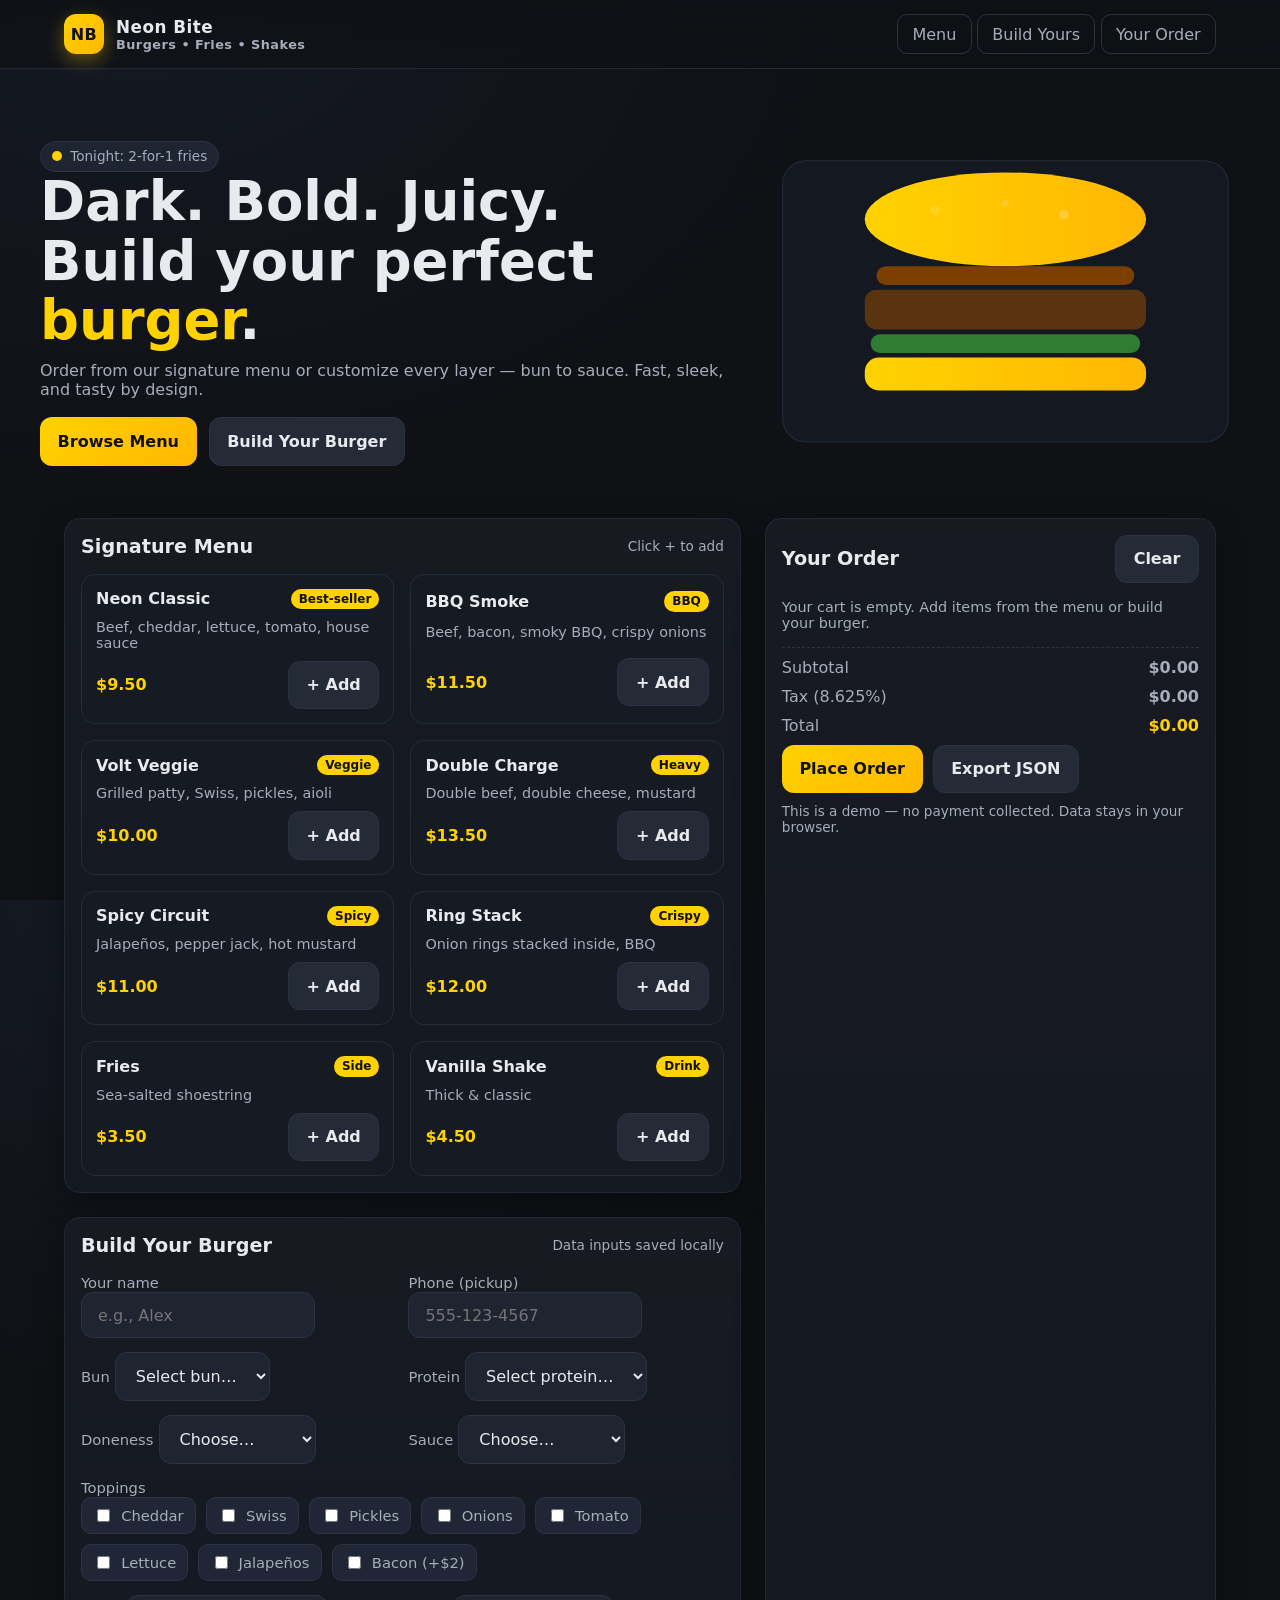
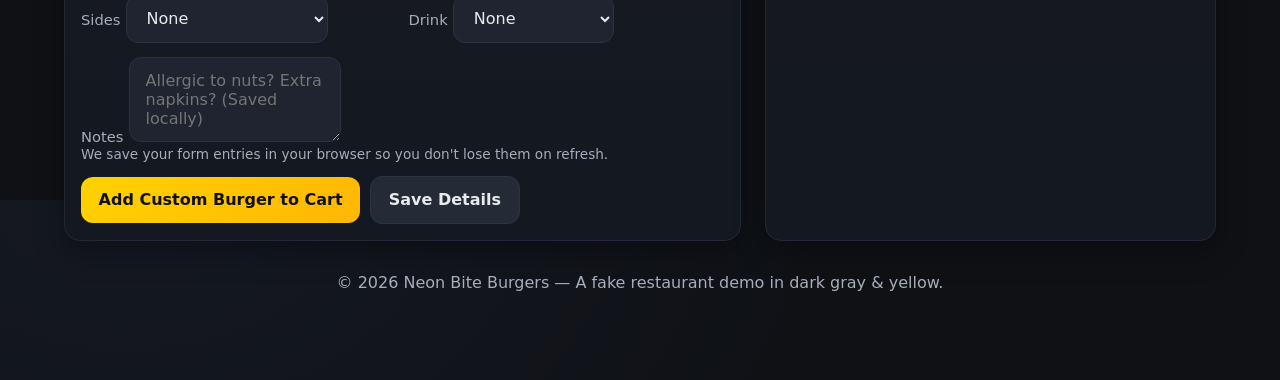
<file: index.html>
<!DOCTYPE html>
<html lang="en">
<head>
  <meta charset="UTF-8" />
  <meta name="viewport" content="width=device-width, initial-scale=1" />
  <title>Neon Bite Burger 2.0</title>
  <style>
    :root {
      --bg: #0f1115;          /* near-black */
      --panel: #171a21;       /* dark gray panel */
      --panel-2: #1f2430;     /* slightly lighter */
      --text: #e8eaed;        /* off-white */
      --muted: #a6adbb;       /* muted gray */
      --accent: #ffd200;      /* warm yellow */
      --accent-2: #ffb703;    /* deeper yellow */
      --danger: #ff5d5d;      /* error */
      --ok: #52d67a;          /* success */
      --shadow: 0 10px 30px rgba(0,0,0,.35);
      --radius: 16px;
    }

    /* Reset-ish */
    * { box-sizing: border-box; }
    html, body { height: 100%; }
    body { margin: 0; font-family: system-ui, -apple-system, Segoe UI, Roboto, Helvetica, Arial, Noto Sans, "Apple Color Emoji", "Segoe UI Emoji"; background: radial-gradient(1200px 800px at 10% 0%, #151923 0%, var(--bg) 60%); color: var(--text); }
    img { max-width: 100%; display: block; }
    a { color: inherit; text-decoration: none; }
    button { font: inherit; }
    input, select, textarea { font: inherit; color: var(--text); background: var(--panel-2); border: 1px solid #2b3242; border-radius: 12px; padding: .8rem 1rem; outline: none; transition: border .2s, box-shadow .2s; }
    input:focus, select:focus, textarea:focus { border-color: var(--accent); box-shadow: 0 0 0 4px rgba(255,210,0,.15); }
    label { font-size: .92rem; color: var(--muted); }

    .container { max-width: 1200px; margin: 0 auto; padding: 24px; }

    /* Top bar */
    .nav {
      position: sticky; top: 0; z-index: 10; backdrop-filter: blur(8px);
      background: linear-gradient(to bottom, rgba(15,17,21,.9), rgba(15,17,21,.65));
      border-bottom: 1px solid #232837;
    }
    .nav-inner { display: flex; align-items: center; justify-content: space-between; gap: 12px; padding: 14px 24px; max-width: 1200px; margin: 0 auto; }
    .brand { display: flex; align-items: center; gap: 12px; font-weight: 700; letter-spacing: .5px; }
    .brand-logo { width: 40px; height: 40px; display: grid; place-items: center; border-radius: 12px; background: linear-gradient(135deg, var(--accent), var(--accent-2)); color: #111; box-shadow: 0 6px 18px rgba(255,210,0,.35); font-weight: 900; }
    .nav a.btn-ghost { padding: .6rem .9rem; border-radius: 10px; border: 1px solid #2b3242; color: var(--muted); transition: all .2s; }
    .nav a.btn-ghost:hover { border-color: var(--accent); color: var(--text); }

    /* Hero */
    .hero { padding: 72px 24px 28px; position: relative; overflow: hidden; }
    .hero-inner { max-width: 1200px; margin: 0 auto; display: grid; grid-template-columns: 1.2fr .8fr; gap: 28px; align-items: center; }
    .hero h1 { font-size: clamp(2rem, 2.6rem + 1vw, 3.4rem); line-height: 1.1; margin: 0 0 10px; }
    .hero p { color: var(--muted); margin: 0 0 18px; }
    .badge { display: inline-flex; align-items: center; gap: 8px; background: #1e2430; border: 1px solid #2b3242; padding: .4rem .7rem; border-radius: 999px; color: var(--muted); font-size: .85rem; }
    .cta { display: flex; gap: 12px; flex-wrap: wrap; margin-top: 8px; }
    .btn { display: inline-flex; align-items: center; justify-content: center; gap: 10px; padding: .85rem 1.1rem; border-radius: 12px; border: none; cursor: pointer; transition: transform .06s ease, filter .2s;
      background: linear-gradient(135deg, var(--accent), var(--accent-2)); color: #111; font-weight: 800; }
    .btn:hover { filter: brightness(1.05); }
    .btn:active { transform: translateY(1px); }
    .btn.secondary { background: #242a36; color: var(--text); border: 1px solid #2b3242; font-weight: 600; }

    /* Layout */
    .grid { display: grid; grid-template-columns: 1.2fr .8fr; gap: 24px; }
    @media (max-width: 980px) {
      .hero-inner, .grid { grid-template-columns: 1fr; }
    }

    .card { background: linear-gradient(180deg, var(--panel), #141821); border: 1px solid #232837; border-radius: var(--radius); box-shadow: var(--shadow); overflow: hidden; }
    .card .head { display: flex; align-items: center; justify-content: space-between; padding: 16px 16px 0 16px; }
    .card h2 { margin: 0; font-size: 1.2rem; }

    /* Menu grid */
    .menu-grid { padding: 16px; display: grid; grid-template-columns: repeat(auto-fill, minmax(230px, 1fr)); gap: 16px; }
    .menu-item { background: #151a23; border: 1px solid #252c3c; border-radius: 14px; padding: 14px; display: grid; gap: 10px; transition: transform .15s ease, box-shadow .2s; }
    .menu-item:hover { transform: translateY(-2px); box-shadow: 0 14px 30px rgba(0,0,0,.35); }
    .menu-item .title { font-weight: 700; }
    .price { color: var(--accent); font-weight: 800; }
    .tag { font-size: .75rem; color: #111; background: var(--accent); border-radius: 999px; padding: .2rem .5rem; font-weight: 800; }

    /* Build form */
    .form { padding: 16px; display: grid; gap: 14px; }
    .row { display: grid; grid-template-columns: 1fr 1fr; gap: 12px; }
    @media (max-width: 680px) { .row { grid-template-columns: 1fr; } }
    .inline { display: flex; flex-wrap: wrap; gap: 10px; }
    .chip { display: inline-flex; align-items: center; gap: 8px; background: #202635; border: 1px solid #2b3242; padding: .5rem .7rem; border-radius: 10px; cursor: pointer; user-select: none; }
    .chip input { accent-color: var(--accent); }

    /* Cart */
    .cart { padding: 16px; display: grid; gap: 12px; }
    .cart-item { display: grid; grid-template-columns: 1fr auto auto; gap: 14px; align-items: center; background: #141a22; border: 1px solid #252c3c; border-radius: 12px; padding: 10px 12px; }
    .qty { display: inline-flex; align-items: center; gap: 8px; }
    .qty button { width: 30px; height: 30px; border-radius: 8px; border: 1px solid #2b3242; background: #1d2330; color: var(--text); cursor: pointer; }
    .cart-footer { border-top: 1px dashed #2b3242; padding-top: 10px; display: grid; gap: 10px; }
    .line { display: flex; justify-content: space-between; color: var(--muted); }

    .note { font-size: .9rem; color: var(--muted); }
    .hint { font-size: .85rem; color: var(--muted); }

    /* Toast */
    .toast { position: fixed; right: 18px; bottom: 18px; background: #12161f; color: var(--text); border: 1px solid #2b3242; padding: .85rem 1rem; border-radius: 12px; box-shadow: var(--shadow); opacity: 0; transform: translateY(10px); pointer-events: none; transition: opacity .2s, transform .2s; }
    .toast.show { opacity: 1; transform: translateY(0); }

    /* Modal */
    dialog.checkout { width: min(680px, 90vw); border: 1px solid #2b3242; border-radius: 16px; background: #11161f; color: var(--text); box-shadow: var(--shadow); }
    dialog::backdrop { background: rgba(0,0,0,.5); backdrop-filter: blur(2px); }
    .modal-head { display: flex; justify-content: space-between; align-items: center; padding: 16px; border-bottom: 1px solid #232837; }
    .modal-body { padding: 16px; display: grid; gap: 12px; }
    .modal-actions { display: flex; justify-content: flex-end; gap: 10px; padding: 0 16px 16px; }

    /* Footer */
    footer { margin: 32px 0 64px; text-align: center; color: var(--muted); }
  </style>
</head>
<body>
  <!-- NAV -->
  <header class="nav" aria-label="Top Navigation">
    <div class="nav-inner">
      <div class="brand">
        <div class="brand-logo" aria-hidden="true">NB</div>
        <div>
          <div style="font-size:1.05rem">Neon Bite</div>
          <div style="font-size:.8rem;color:var(--muted)">Burgers • Fries • Shakes</div>
        </div>
      </div>
      <nav class="links" aria-label="Primary">
        <a class="btn-ghost" href="#menu">Menu</a>
        <a class="btn-ghost" href="#build">Build Yours</a>
        <a class="btn-ghost" href="#cart">Your Order</a>
      </nav>
    </div>
  </header>

  <!-- HERO -->
  <section class="hero">
    <div class="hero-inner">
      <div>
        <span class="badge" aria-label="Daily special"><span style="width:10px;height:10px;border-radius:999px;background:var(--accent);"></span> Tonight: 2-for-1 fries</span>
        <h1>Dark. Bold. Juicy.<br>Build your perfect <span style="color:var(--accent)">burger</span>.</h1>
        <p>Order from our signature menu or customize every layer — bun to sauce. Fast, sleek, and tasty by design.</p>
        <div class="cta">
          <a href="#menu" class="btn" aria-label="Jump to menu">Browse Menu</a>
          <a href="#build" class="btn secondary" aria-label="Start building your burger">Build Your Burger</a>
        </div>
      </div>
      <div aria-hidden="true">
        <svg viewBox="0 0 400 260" role="img" aria-label="Burger illustration">
          <defs>
            <linearGradient id="bun" x1="0" x2="1">
              <stop offset="0%" stop-color="#ffd200"/>
              <stop offset="100%" stop-color="#ffb703"/>
            </linearGradient>
          </defs>
          <rect x="10" y="10" width="380" height="240" rx="20" fill="#141821" stroke="#222a39"/>
          <ellipse cx="200" cy="60" rx="120" ry="40" fill="url(#bun)"/>
          <rect x="90" y="100" width="220" height="16" rx="8" fill="#7c3f00"/>
          <rect x="80" y="120" width="240" height="34" rx="10" fill="#5a3310"/>
          <rect x="85" y="158" width="230" height="16" rx="8" fill="#2e7d32"/>
          <rect x="80" y="178" width="240" height="28" rx="12" fill="url(#bun)"/>
          <circle cx="140" cy="52" r="4" fill="#fff2"/>
          <circle cx="200" cy="46" r="3" fill="#fff2"/>
          <circle cx="250" cy="56" r="4" fill="#fff3"/>
        </svg>
      </div>
    </div>
  </section>

  <main class="container">
    <div class="grid">
      <!-- LEFT: MENU + BUILD FORM -->
      <div>
        <!-- MENU -->
        <section id="menu" class="card" aria-labelledby="menu-title">
          <div class="head">
            <h2 id="menu-title">Signature Menu</h2>
            <span class="hint">Click + to add</span>
          </div>
          <div class="menu-grid" id="menuGrid" aria-live="polite"></div>
        </section>

        <!-- BUILD FORM -->
        <section id="build" class="card" aria-labelledby="build-title" style="margin-top:24px">
          <div class="head">
            <h2 id="build-title">Build Your Burger</h2>
            <span class="hint">Data inputs saved locally</span>
          </div>
          <form id="buildForm" class="form" novalidate>
            <div class="row">
              <div>
                <label for="customerName">Your name</label>
                <input id="customerName" name="customerName" placeholder="e.g., Alex" required />
              </div>
              <div>
                <label for="customerPhone">Phone (pickup)</label>
                <input id="customerPhone" name="customerPhone" placeholder="555-123-4567" pattern="^[0-9\-\+\s\(\)]{7,}$" required />
              </div>
            </div>

            <div class="row">
              <div>
                <label for="bun">Bun</label>
                <select id="bun" name="bun" required>
                  <option value="">Select bun…</option>
                  <option>Sesame</option>
                  <option>Brioche</option>
                  <option>Pretzel</option>
                  <option>Gluten‑free</option>
                </select>
              </div>
              <div>
                <label for="patty">Protein</label>
                <select id="patty" name="patty" required>
                  <option value="">Select protein…</option>
                  <option>Beef</option>
                  <option>Double Beef</option>
                  <option>Chicken</option>
                  <option>Veggie</option>
                </select>
              </div>
            </div>

            <div class="row">
              <div>
                <label for="doneness">Doneness</label>
                <select id="doneness" name="doneness" required>
                  <option value="">Choose…</option>
                  <option>Medium‑rare</option>
                  <option>Medium</option>
                  <option>Medium‑well</option>
                  <option>Well‑done</option>
                </select>
              </div>
              <div>
                <label for="sauce">Sauce</label>
                <select id="sauce" name="sauce" required>
                  <option value="">Choose…</option>
                  <option>Neon House</option>
                  <option>Smoky BBQ</option>
                  <option>Garlic Aioli</option>
                  <option>Spicy Mustard</option>
                </select>
              </div>
            </div>

            <div>
              <label>Toppings</label>
              <div class="inline" role="group" aria-label="Toppings">
                <label class="chip"><input type="checkbox" name="toppings" value="Cheddar"/> Cheddar</label>
                <label class="chip"><input type="checkbox" name="toppings" value="Swiss"/> Swiss</label>
                <label class="chip"><input type="checkbox" name="toppings" value="Pickles"/> Pickles</label>
                <label class="chip"><input type="checkbox" name="toppings" value="Onions"/> Onions</label>
                <label class="chip"><input type="checkbox" name="toppings" value="Tomato"/> Tomato</label>
                <label class="chip"><input type="checkbox" name="toppings" value="Lettuce"/> Lettuce</label>
                <label class="chip"><input type="checkbox" name="toppings" value="Jalapeños"/> Jalapeños</label>
                <label class="chip"><input type="checkbox" name="toppings" value="Bacon"/> Bacon (+$2)</label>
              </div>
            </div>

            <div class="row">
              <div>
                <label for="sides">Sides</label>
                <select id="sides" name="sides">
                  <option value="">None</option>
                  <option>Fries</option>
                  <option>Sweet Potato Fries</option>
                  <option>Onion Rings</option>
                </select>
              </div>
              <div>
                <label for="drinks">Drink</label>
                <select id="drinks" name="drinks">
                  <option value="">None</option>
                  <option>Cola</option>
                  <option>Lemonade</option>
                  <option>Vanilla Shake</option>
                </select>
              </div>
            </div>

            <div>
              <label for="notes">Notes</label>
              <textarea id="notes" name="notes" rows="3" placeholder="Allergic to nuts? Extra napkins? (Saved locally)"></textarea>
              <div class="hint">We save your form entries in your browser so you don't lose them on refresh.</div>
            </div>

            <div style="display:flex; gap:10px; flex-wrap:wrap; align-items:center;">
              <button type="submit" class="btn">Add Custom Burger to Cart</button>
              <button type="button" class="btn secondary" id="saveProfileBtn">Save Details</button>
              <span id="formMsg" class="note" role="status" aria-live="polite"></span>
            </div>
          </form>
        </section>
      </div>

      <!-- RIGHT: CART -->
      <aside id="cart" class="card" aria-labelledby="cart-title">
        <div class="head">
          <h2 id="cart-title">Your Order</h2>
          <button class="btn secondary" id="clearCartBtn" title="Clear cart">Clear</button>
        </div>
        <div class="cart" id="cartList" aria-live="polite"></div>
        <div class="cart" style="padding-top:0">
          <div class="cart-footer">
            <div class="line"><span>Subtotal</span><strong id="subtotal">$0.00</strong></div>
            <div class="line"><span>Tax (8.625%)</span><strong id="tax">$0.00</strong></div>
            <div class="line"><span>Total</span><strong id="total" style="color:var(--accent)">$0.00</strong></div>
            <div style="display:flex; gap:10px; flex-wrap:wrap;">
              <button class="btn" id="checkoutBtn">Place Order</button>
              <button class="btn secondary" id="exportBtn" title="Download cart as JSON">Export JSON</button>
            </div>
            <div class="hint">This is a demo — no payment collected. Data stays in your browser.</div>
          </div>
        </div>
      </aside>
    </div>

    <footer>
      © <span id="year"></span> Neon Bite Burgers — A fake restaurant demo in dark gray & yellow.
    </footer>
  </main>

  <!-- Checkout Modal -->
  <dialog class="checkout" id="checkoutModal" aria-labelledby="modalTitle">
    <div class="modal-head">
      <h3 id="modalTitle" style="margin:0">Confirm Your Order</h3>
      <button class="btn secondary" id="closeModalBtn">Close</button>
    </div>
    <div class="modal-body">
      <div id="orderSummary" style="display:grid; gap:10px"></div>
      <div style="display:grid; gap:10px">
        <div class="row">
          <div>
            <label for="pickupName">Pickup name</label>
            <input id="pickupName" placeholder="Your name" required />
          </div>
          <div>
            <label for="pickupPhone">Phone</label>
            <input id="pickupPhone" placeholder="555-123-4567" required pattern="^[0-9\-\+\s\(\)]{7,}$" />
          </div>
        </div>
        <div class="row">
          <div>
            <label for="pickupTime">Pickup time</label>
            <select id="pickupTime">
              <option>ASAP (15–20 min)</option>
              <option>In 30 min</option>
              <option>In 45 min</option>
              <option>In 60 min</option>
            </select>
          </div>
          <div>
            <label for="instructions">Pickup notes</label>
            <input id="instructions" placeholder="Text on arrival, curbside, etc." />
          </div>
        </div>
      </div>
    </div>
    <div class="modal-actions">
      <button class="btn secondary" id="cancelOrder">Cancel</button>
      <button class="btn" id="confirmOrder">Confirm Order</button>
    </div>
  </dialog>

  <div class="toast" id="toast" role="status" aria-live="polite"></div>

  <script>
    // --- Utilities ---
    const $ = (q, ctx=document) => ctx.querySelector(q);
    const $$ = (q, ctx=document) => Array.from(ctx.querySelectorAll(q));
    const fmt = n => `$${n.toFixed(2)}`;
    const storage = {
      get(key, fallback) { try { return JSON.parse(localStorage.getItem(key)) ?? fallback; } catch { return fallback; } },
      set(key, val) { localStorage.setItem(key, JSON.stringify(val)); }
    };
    const toast = (msg) => {
      const t = $('#toast'); t.textContent = msg; t.classList.add('show');
      setTimeout(() => t.classList.remove('show'), 1600);
    };

    // --- Data ---
    const TAX = 0.08625;
    const menu = [
      { id: 'nb-classic', title: 'Neon Classic', desc: 'Beef, cheddar, lettuce, tomato, house sauce', price: 9.5, tag: 'Best‑seller' },
      { id: 'bbq-smoke', title: 'BBQ Smoke', desc: 'Beef, bacon, smoky BBQ, crispy onions', price: 11.5, tag: 'BBQ' },
      { id: 'volt-veggie', title: 'Volt Veggie', desc: 'Grilled patty, Swiss, pickles, aioli', price: 10.0, tag: 'Veggie' },
      { id: 'double-charge', title: 'Double Charge', desc: 'Double beef, double cheese, mustard', price: 13.5, tag: 'Heavy' },
      { id: 'spicy-circuit', title: 'Spicy Circuit', desc: 'Jalapeños, pepper jack, hot mustard', price: 11.0, tag: 'Spicy' },
      { id: 'ring-stack', title: 'Ring Stack', desc: 'Onion rings stacked inside, BBQ', price: 12.0, tag: 'Crispy' },
      { id: 'fries', title: 'Fries', desc: 'Sea‑salted shoestring', price: 3.5, tag: 'Side' },
      { id: 'shake', title: 'Vanilla Shake', desc: 'Thick & classic', price: 4.5, tag: 'Drink' },
    ];

    let cart = storage.get('nb_cart', []);

    // --- Render Menu ---
    function renderMenu() {
      const grid = $('#menuGrid');
      grid.innerHTML = '';
      for (const item of menu) {
        const el = document.createElement('div');
        el.className = 'menu-item';
        el.innerHTML = `
          <div style="display:flex; justify-content:space-between; align-items:center; gap:10px;">
            <div class="title">${item.title}</div>
            <span class="tag">${item.tag}</span>
          </div>
          <div class="note">${item.desc}</div>
          <div style="display:flex; justify-content:space-between; align-items:center;">
            <div class="price">${fmt(item.price)}</div>
            <button class="btn secondary" aria-label="Add ${item.title}">+ Add</button>
          </div>`;
        el.querySelector('button').addEventListener('click', () => addToCart({
          id: item.id,
          name: item.title,
          price: item.price,
          qty: 1,
          options: {}
        }));
        grid.appendChild(el);
      }
    }

    // --- Cart ---
    function mergeCart(newItem) {
      // If same id and same options -> merge qty
      const key = JSON.stringify({ id: newItem.id, options: newItem.options });
      const idx = cart.findIndex(i => JSON.stringify({ id: i.id, options: i.options }) === key);
      if (idx >= 0) cart[idx].qty += newItem.qty; else cart.push(newItem);
    }

    function addToCart(item) { mergeCart(item); saveCart(); renderCart(); toast('Added to cart'); }
    function removeFromCart(index) { cart.splice(index, 1); saveCart(); renderCart(); }
    function changeQty(index, delta) {
      cart[index].qty = Math.max(1, cart[index].qty + delta); saveCart(); renderCart();
    }
    function saveCart() { storage.set('nb_cart', cart); }

    function totals() {
      const subtotal = cart.reduce((s, i) => s + i.price * i.qty, 0);
      const tax = subtotal * TAX;
      const total = subtotal + tax;
      return { subtotal, tax, total };
    }

    function renderCart() {
      const list = $('#cartList');
      list.innerHTML = '';
      if (cart.length === 0) {
        list.innerHTML = '<div class="note">Your cart is empty. Add items from the menu or build your burger.</div>';
      } else {
        cart.forEach((item, i) => {
          const container = document.createElement('div');
          container.className = 'cart-item';
          const opts = item.options && Object.keys(item.options).length ?
            `<div class="hint">${Object.entries(item.options).map(([k,v]) => `${k}: ${Array.isArray(v)? v.join(', '): v}`).join(' • ')}</div>` : '';
          container.innerHTML = `
            <div>
              <div style="font-weight:700">${item.name}</div>
              ${opts}
            </div>
            <div class="qty" aria-label="Quantity">
              <button aria-label="Decrease" type="button">−</button>
              <div>${item.qty}</div>
              <button aria-label="Increase" type="button">+</button>
            </div>
            <div style="display:flex; align-items:center; gap:10px">
              <strong>${fmt(item.price * item.qty)}</strong>
              <button class="btn secondary" aria-label="Remove" type="button">Remove</button>
            </div>`;
          const [dec, inc] = container.querySelectorAll('.qty button');
          dec.addEventListener('click', () => changeQty(i, -1));
          inc.addEventListener('click', () => changeQty(i, +1));
          container.querySelector('.btn.secondary:last-child').addEventListener('click', () => removeFromCart(i));
          list.appendChild(container);
        });
      }
      const { subtotal, tax, total } = totals();
      $('#subtotal').textContent = fmt(subtotal);
      $('#tax').textContent = fmt(tax);
      $('#total').textContent = fmt(total);
    }

    // --- Build Form ---
    function gatherForm() {
      const name = $('#customerName').value.trim();
      const phone = $('#customerPhone').value.trim();
      const bun = $('#bun').value;
      const patty = $('#patty').value;
      const doneness = $('#doneness').value;
      const sauce = $('#sauce').value;
      const toppings = $$('input[name="toppings"]:checked').map(c => c.value);
      const sides = $('#sides').value;
      const drinks = $('#drinks').value;
      const notes = $('#notes').value.trim();
      return { name, phone, bun, patty, doneness, sauce, toppings, sides, drinks, notes };
    }

    function validateForm(data) {
      const errors = [];
      if (!data.name) errors.push('Name is required');
      if (!data.phone || !/^[-+()\d\s]{7,}$/.test(data.phone)) errors.push('Valid phone is required');
      ['bun','patty','doneness','sauce'].forEach(k => { if (!data[k]) errors.push(`Choose a ${k}`); });
      return errors;
    }

    function priceFromForm(data) {
      let base = 8.5; // base custom burger
      if (data.patty === 'Double Beef') base += 3.0;
      if (data.patty === 'Chicken') base += 1.0;
      if (data.patty === 'Veggie') base += 0.5;
      if (data.toppings?.includes('Bacon')) base += 2.0;
      return base;
    }

    function persistProfile(data) {
      const profile = { name: data.name, phone: data.phone };
      storage.set('nb_profile', profile);
      toast('Details saved');
    }

    function loadProfile() {
      const p = storage.get('nb_profile');
      if (!p) return;
      if (p.name) $('#customerName').value = p.name;
      if (p.phone) $('#customerPhone').value = p.phone;
      // Also preload modal fields
      if (p.name) $('#pickupName').value = p.name;
      if (p.phone) $('#pickupPhone').value = p.phone;
    }

    // --- Checkout ---
    function openCheckout() {
      if (cart.length === 0) { toast('Cart is empty'); return; }
      const summary = $('#orderSummary');
      summary.innerHTML = '';
      cart.forEach(i => {
        const div = document.createElement('div');
        div.style = 'display:flex; justify-content:space-between; align-items:center; gap:10px; background:#141a22; border:1px solid #252c3c; border-radius:10px; padding:8px 12px;';
        div.innerHTML = `<div><strong>${i.name}</strong><div class="hint">${i.qty} × ${fmt(i.price)}${Object.keys(i.options||{}).length? ' — '+Object.entries(i.options).map(([k,v])=>`${k}: ${Array.isArray(v)? v.join(', '): v}`).join(' • '): ''}</div></div><div><strong>${fmt(i.price * i.qty)}</strong></div>`;
        summary.appendChild(div);
      });
      const { total } = totals();
      const totalRow = document.createElement('div');
      totalRow.style = 'display:flex; justify-content:space-between; margin-top:6px; font-weight:800;';
      totalRow.innerHTML = `<div>Total</div><div style="color:var(--accent)">${fmt(total)}</div>`;
      summary.appendChild(totalRow);
      $('#checkoutModal').showModal();
    }

    function confirmOrder() {
      const name = $('#pickupName').value.trim();
      const phone = $('#pickupPhone').value.trim();
      if (!name || !/^[-+()\d\s]{7,}$/.test(phone)) {
        toast('Enter a valid name & phone');
        return;
      }
      const order = { when: new Date().toISOString(), name, phone, pickupTime: $('#pickupTime').value, instructions: $('#instructions').value.trim(), items: cart, totals: totals() };
      const history = storage.get('nb_orders', []);
      history.push(order); storage.set('nb_orders', history);
      $('#checkoutModal').close();
      cart = []; saveCart(); renderCart();
      persistProfile({ name, phone });
      toast('Order placed ✓ (saved locally)');
    }

    function exportJSON() {
      const data = { cart, totals: totals(), exportedAt: new Date().toISOString() };
      const blob = new Blob([JSON.stringify(data, null, 2)], { type: 'application/json' });
      const url = URL.createObjectURL(blob);
      const a = document.createElement('a');
      a.href = url; a.download = 'neon-bite-order.json'; a.click();
      URL.revokeObjectURL(url);
    }

    // --- Event wiring ---
    document.addEventListener('DOMContentLoaded', () => {
      $('#year').textContent = new Date().getFullYear();
      renderMenu();
      renderCart();
      loadProfile();

      // Build form submit
      $('#buildForm').addEventListener('submit', (e) => {
        e.preventDefault();
        const data = gatherForm();
        const errs = validateForm(data);
        const msg = $('#formMsg');
        if (errs.length) {
          msg.style.color = 'var(--danger)';
          msg.textContent = 'Fix: ' + errs.join(', ');
          return;
        }
        const price = priceFromForm(data);
        addToCart({ id: 'custom', name: 'Custom Burger', price, qty: 1, options: {
          Bun: data.bun, Protein: data.patty, Doneness: data.doneness, Sauce: data.sauce,
          Toppings: data.toppings, Side: data.sides || '—', Drink: data.drinks || '—', Notes: data.notes || '—'
        }});
        msg.style.color = 'var(--ok)';
        msg.textContent = 'Added custom burger to cart.';
      });

      $('#saveProfileBtn').addEventListener('click', () => { persistProfile(gatherForm()); });
      $('#clearCartBtn').addEventListener('click', () => { cart = []; saveCart(); renderCart(); });
      $('#checkoutBtn').addEventListener('click', openCheckout);
      $('#exportBtn').addEventListener('click', exportJSON);
      $('#confirmOrder').addEventListener('click', confirmOrder);
      $('#cancelOrder').addEventListener('click', () => $('#checkoutModal').close());
      $('#closeModalBtn').addEventListener('click', () => $('#checkoutModal').close());

      // Prefill checkout from profile
      const p = storage.get('nb_profile');
      if (p?.name) $('#pickupName').value = p.name;
      if (p?.phone) $('#pickupPhone').value = p.phone;
    });
  </script>
</body>
</html>
</file>
